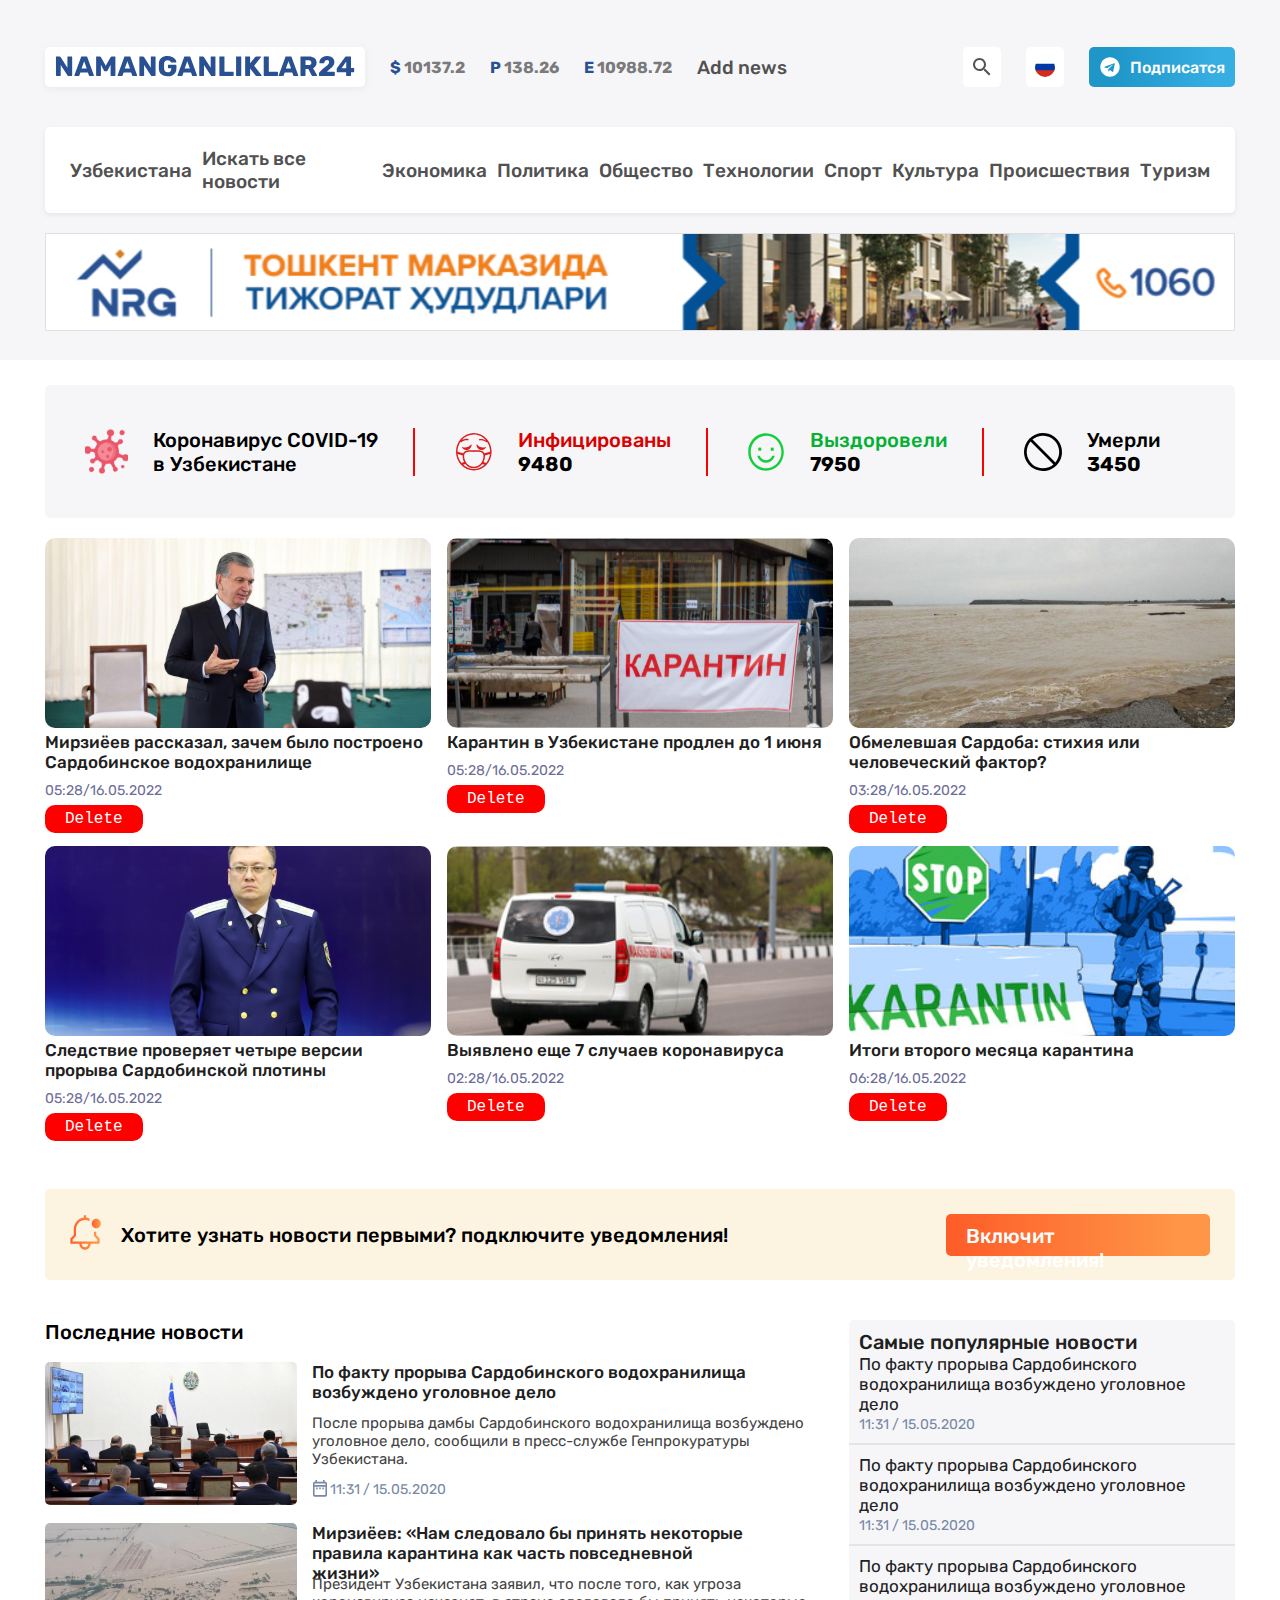
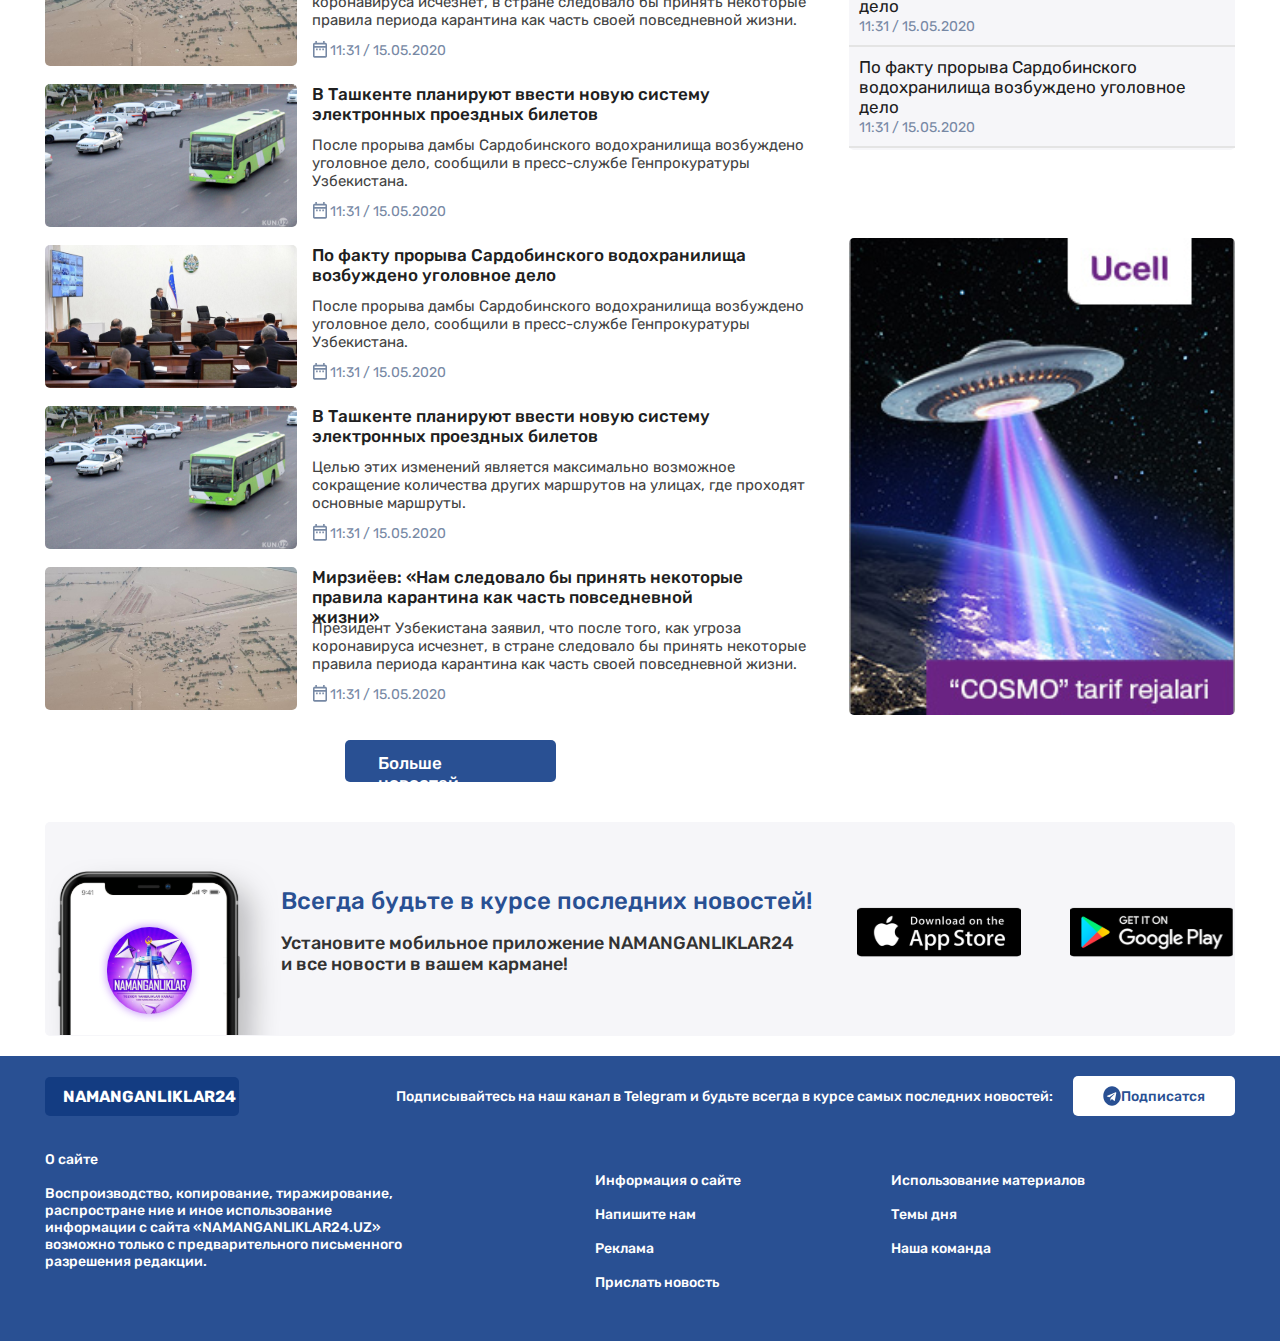
<file: index.html>
<!DOCTYPE html>
<html lang="en">
  <head>
    <meta charset="UTF-8" />
    <meta http-equiv="X-UA-Compatible" content="IE=edge" />
    <meta name="viewport" content="width=device-width, initial-scale=1.0" />

    <link rel="stylesheet" href="./css/style.css" />
    <link rel="preconnect" href="https://fonts.googleapis.com" />
    <link rel="preconnect" href="https://fonts.gstatic.com" crossorigin />
    <link
      href="https://fonts.googleapis.com/css2?family=Roboto:wght@300;400&family=Rubik:wght@300;400&display=swap"
      rel="stylesheet"
    />

    <title>Namanganliklar.com</title>
  </head>
  <body>
    <header class="header">
      <div class="container">
        <div class="logo-toshkent">
          <ul class="logo logo-two">
            <li class="logo-item logo-item-bkg">
              <a href="#" class="link-logo-item">
                <img src="./img/logo24.svg" alt="" class="img-one" />
              </a>
            </li>
            <li class="logo-item">
              <strong class="strong">$</strong>
              10137.2
            </li>
            <li class="logo-item">
              <strong class="strong">P</strong>
              138.26
            </li>
            <li class="logo-item">
              <strong class="strong">E</strong>
              10988.72
            </li>
            <li class="logF">
              <a href="#" class="nav-link">Add news</a>
            </li>
            <div class="bg"></div>
            <form id="form">
              <input type="url" class="search-img" placeholder="Img" />
              <input type="text" class="search-input" placeholder="About" />
              <input type="time" class="search-time" placeholder="time" />
              <input type="date" class="search-date" placeholder="Url" />
              <button id="button" type="submit">submit</button>
            </form>
          </ul>

          <div class="search">
            <a href="#" class="search-btn">
              <img src="./img/search.svg" alt="" class="img-two-se" />
            </a>

            <a href="#" class="ru-btn">
              <img src="./img/ru.svg" alt="" class="img-two-ru" />
            </a>

            <a href="#" class="tg-btn">
              <img src="./img/telegram.svg" alt="" class="img-two-tg" />
              Подписатся
            </a>
          </div>
        </div>

        <nav class="navbar">
          <ul class="nav-list">
            <li class="nav-list-item">
              <a href="#" class="nav-link">Узбекистана</a>
            </li>
            <li class="nav-list-item">
              <a href="search.html" class="nav-link">Искать все новости</a>
            </li>
            <li class="nav-list-item">
              <a href="#" class="nav-link">Экономика</a>
            </li>
            <li class="nav-list-item">
              <a href="about.html" class="nav-link">Политика</a>
            </li>
            <li class="nav-list-item">
              <a href="#" class="nav-link">Общество</a>
            </li>
            <li class="nav-list-item">
              <a href="#" class="nav-link">Технологии</a>
            </li>
            <li class="nav-list-item">
              <a href="#" class="nav-link">Спорт</a>
            </li>
            <li class="nav-list-item">
              <a href="#" class="nav-link">Культура</a>
            </li>
            <li class="nav-list-item">
              <a href="#" class="nav-link">Происшествия</a>
            </li>
            <li class="nav-list-item">
              <a href="#" class="nav-link">Туризм</a>
            </li>
          </ul>
        </nav>
        <img src="./img/nrg.svg" alt="" class="img-six" />
      </div>
    </header>

    <main class="main container">
      <section class="main-section">
        <div class="hero-info">
          <div class="main-section-item">
            <img src="./img/virus.svg" alt="" class="img-seven" />
            <p class="paragraph-carona">
              Коронавирус COVID-19
              <br />
              в Узбекистане
            </p>
          </div>

          <div class="main-section-item">
            <img src="./img/maska.svg" alt="" class="img-seven" />
            <p class="paragraph-carona-red">
              Инфицированы
              <br />
              <strong>9480</strong>
            </p>
          </div>

          <div class="main-section-item">
            <img src="./img/smile.svg" alt="" class="img-seven" />
            <p class="paragraph-carona-green">
              Выздоровели
              <br />
              <strong>7950</strong>
            </p>
          </div>

          <div class="main-section-item">
            <img src="./img/Vector.svg" alt="" class="img-seven" />
            <p class="paragraph-carona-black">
              Умерли
              <br />
              <strong>3450</strong>
            </p>
          </div>
        </div>
      </section>

      <section class="news">
        <div class="object"></div>
      </section>
      <div class="textBg">
        <h3>Ваша информация размещена</h3>
      </div>
      <section class="addvertise">
        <div class="addvertise-item">
          <a href="#" class="bell">
            <img src="./img/bell.svg" alt="" class="img-ten" />
          </a>
          <p class="bell-text">
            Хотите узнать новости первыми? подключите уведомления!
          </p>
        </div>
        <a href="#" class="button button-text"> Включит уведомления! </a>
      </section>

      <section class="finish-news">
        <div class="rite">
          <a href="#" class="finish"> Последние новости </a>
          <br />
          <br />
          <div class="finish-news-section">
            <img src="./img/majlis.svg" alt="" class="img-elewen" />
            <div class="news-items">
              <h5 class="new-finish">
                По факту прорыва Сардобинского водохранилища возбуждено
                уголовное дело
              </h5>
              <p class="news-finish-item">
                После прорыва дамбы Сардобинского водохранилища возбуждено
                уголовное дело, сообщили в пресс-службе Генпрокуратуры
                Узбекистана.
              </p>
              <p class="dete-two">
                <img src="./img/button.svg" alt="" /> 11:31 / 15.05.2020
              </p>
            </div>
          </div>
          <br />
          <div class="finish-news-section">
            <img src="./img/osmon.svg" alt="" class="img-elewen" />
            <div class="news-items">
              <h5 class="new-finish">
                Мирзиёев: «Нам следовало бы принять некоторые правила карантина
                как часть повседневной жизни»
              </h5>
              <p class="news-finish-item">
                Президент Узбекистана заявил, что после того, как угроза
                коронавируса исчезнет, в стране следовало бы принять некоторые
                правила периода карантина как часть своей повседневной жизни.
              </p>
              <p class="dete-two">
                <img src="./img/button.svg" alt="" /> 11:31 / 15.05.2020
              </p>
            </div>
          </div>

          <br />
          <div class="finish-news-section">
            <img src="./img/avtobus.svg" alt="" class="img-elewen" />
            <div class="news-items">
              <h5 class="new-finish">
                В Ташкенте планируют ввести новую систему электронных проездных
                билетов
              </h5>
              <p class="news-finish-item">
                После прорыва дамбы Сардобинского водохранилища возбуждено
                уголовное дело, сообщили в пресс-службе Генпрокуратуры
                Узбекистана.
              </p>
              <p class="dete-two">
                <img src="./img/button.svg" alt="" /> 11:31 / 15.05.2020
              </p>
            </div>
          </div>
          <br />
          <div class="finish-news-section">
            <img src="./img/majlis.svg" alt="" class="img-elewen" />
            <div class="news-items">
              <h5 class="new-finish">
                По факту прорыва Сардобинского водохранилища возбуждено
                уголовное дело
              </h5>
              <p class="news-finish-item">
                После прорыва дамбы Сардобинского водохранилища возбуждено
                уголовное дело, сообщили в пресс-службе Генпрокуратуры
                Узбекистана.
              </p>
              <p class="dete-two">
                <img src="./img/button.svg" alt="" /> 11:31 / 15.05.2020
              </p>
            </div>
          </div>

          <br />
          <div class="finish-news-section">
            <img src="./img/avtobus.svg" alt="" class="img-elewen" />
            <div class="news-items">
              <h5 class="new-finish">
                В Ташкенте планируют ввести новую систему электронных проездных
                билетов
              </h5>
              <p class="news-finish-item">
                Целью этих изменений является максимально возможное сокращение
                количества других маршрутов на улицах, где проходят основные
                маршруты.
              </p>
              <p class="dete-two">
                <img src="./img/button.svg" alt="" /> 11:31 / 15.05.2020
              </p>
            </div>
          </div>
          <br />
          <div class="finish-news-section">
            <img src="./img/osmon.svg" alt="" class="img-elewen" />
            <div class="news-items">
              <h5 class="new-finish">
                Мирзиёев: «Нам следовало бы принять некоторые правила карантина
                как часть повседневной жизни»
              </h5>
              <p class="news-finish-item">
                Президент Узбекистана заявил, что после того, как угроза
                коронавируса исчезнет, в стране следовало бы принять некоторые
                правила периода карантина как часть своей повседневной жизни.
              </p>
              <p class="dete-two">
                <img src="./img/button.svg" alt="" /> 11:31 / 15.05.2020
              </p>
            </div>
          </div>
        </div>
        <div class="left">
          <div class="small-div">
            <h4 class="textt">Cамые популярные новости</h4>
            <p class="textt-items">
              По факту прорыва Сардобинского водохранилища возбуждено уголовное
              дело
            </p>
            <p class="time-six">11:31 / 15.05.2020</p>
          </div>

          <div class="small-div">
            <p class="textt-items">
              По факту прорыва Сардобинского водохранилища возбуждено уголовное
              дело
            </p>
            <p class="time-six">11:31 / 15.05.2020</p>
          </div>

          <div class="small-div">
            <p class="textt-items">
              По факту прорыва Сардобинского водохранилища возбуждено уголовное
              дело
            </p>
            <p class="time-six">11:31 / 15.05.2020</p>
          </div>

          <div class="small-div">
            <p class="textt-items">
              По факту прорыва Сардобинского водохранилища возбуждено уголовное
              дело
            </p>
            <p class="time-six">11:31 / 15.05.2020</p>
          </div>
          <div class="ucell-img">
            <img src="./img/ucell.svg" alt="" class="img-ucell-images" />
          </div>
        </div>
      </section>

      <section class="button-btn">
        <div class="hero-btn">
          <a href="#" class="hero-btn-item">Больше новостей</a>
        </div>
      </section>

      <section class="iphone">
        <div class="img-iphone">
          <img src="./img/iphone.svg" alt="" class="img-iphone" />
        </div>
        <div class="iphone-y">
          <p class="iphone-text">Всегда будьте в курсе последних новостей!</p>
          <br />
          <p class="iphone-text-two">
            Установите мобильное приложение NAMANGANLIKLAR24 и все новости в
            вашем кармане!
          </p>
        </div>
        <div class="app">
          <a href="#" class="apps">
            <img src="./img/appstore.svg" alt="" class="appstore" />
          </a>

          <a href="#" class="apps">
            <img src="./img/google-play.svg" alt="" class="appstore" />
          </a>
        </div>
      </section>
    </main>

    <footer class="footer">
      <section class="top">
        <div class="container">
          <div class="footer-top">
            <a href="#" class="top-item">
              <h1 class="namangan">NAMANGANLIKLAR24</h1>
            </a>
            <div class="top-sec">
              <p class="paragraph-top">
                Подписывайтесь на наш канал в Telegram и будьте всегда в курсе
                самых последних новостей:
              </p>
              <a href="#" class="telegramm-item">
                <img src="./img/telegramm.svg" alt="" class="telegramm tgg" />
                Подписатся
              </a>
            </div>
          </div>

          <div class="about">
            <p class="about">
              О сайте
              <br />
              <br />
              Воспроизводство, копирование, тиражирование, распростране ние и
              иное использование информации с сайта «NAMANGANLIKLAR24.UZ»
              возможно только с предварительного письменного разрешения
              редакции.
            </p>
          </div>

          <div class="about-item">
            <p class="about-items">
              Информация о сайте
              <br />
              <br />
              Напишите нам
              <br />
              <br />
              Реклама
              <br />
              <br />
              Прислать новость
            </p>
            <div class="about-itemm">
              <p class="about-items">
                Использование материалов
                <br />
                <br />
                Темы дня
                <br />
                <br />
                Наша команда
              </p>
            </div>
          </div>
        </div>
      </section>
    </footer>

    <script src="./js/baza.js"></script>
    <!-- <script src="./js/server.js"></script> -->
    <!-- <script src="./js/script2.js"></script> -->
    <script src="./js/script.js"></script>
  </body>
</html>
</file>
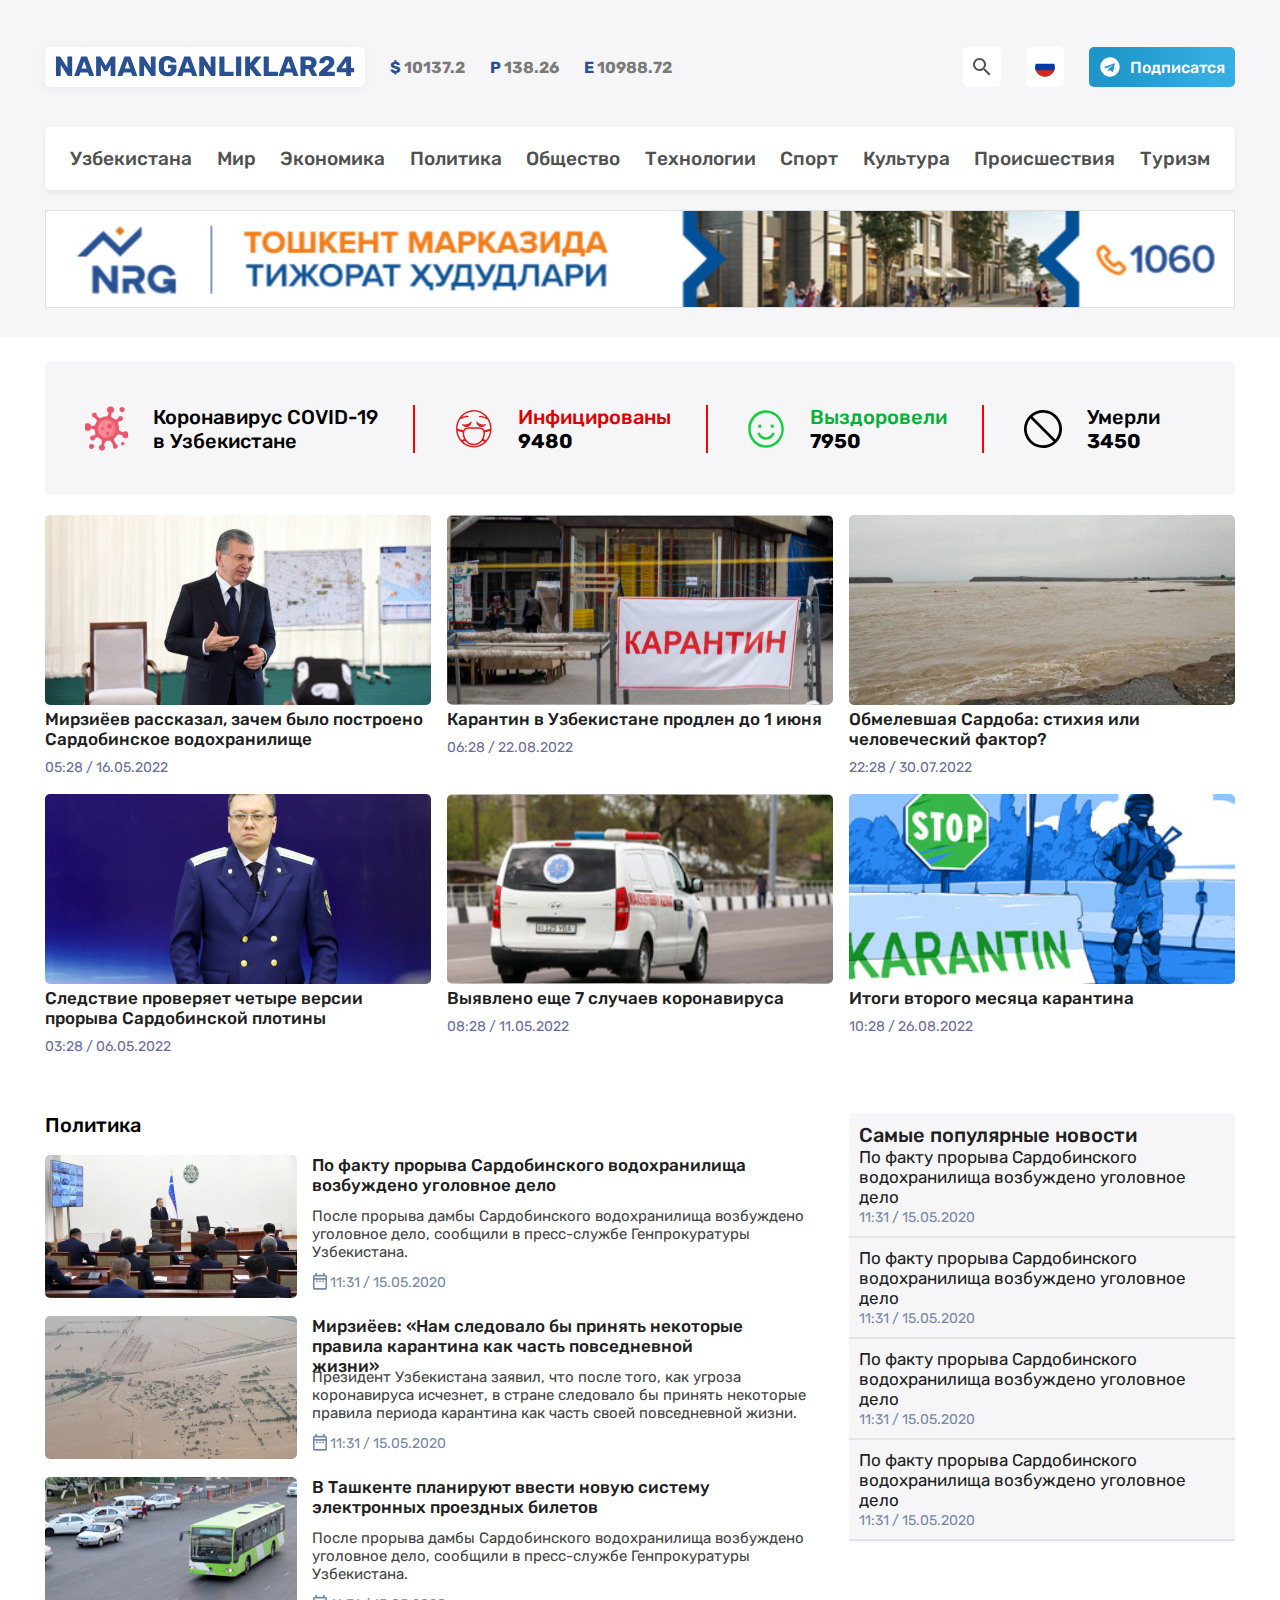
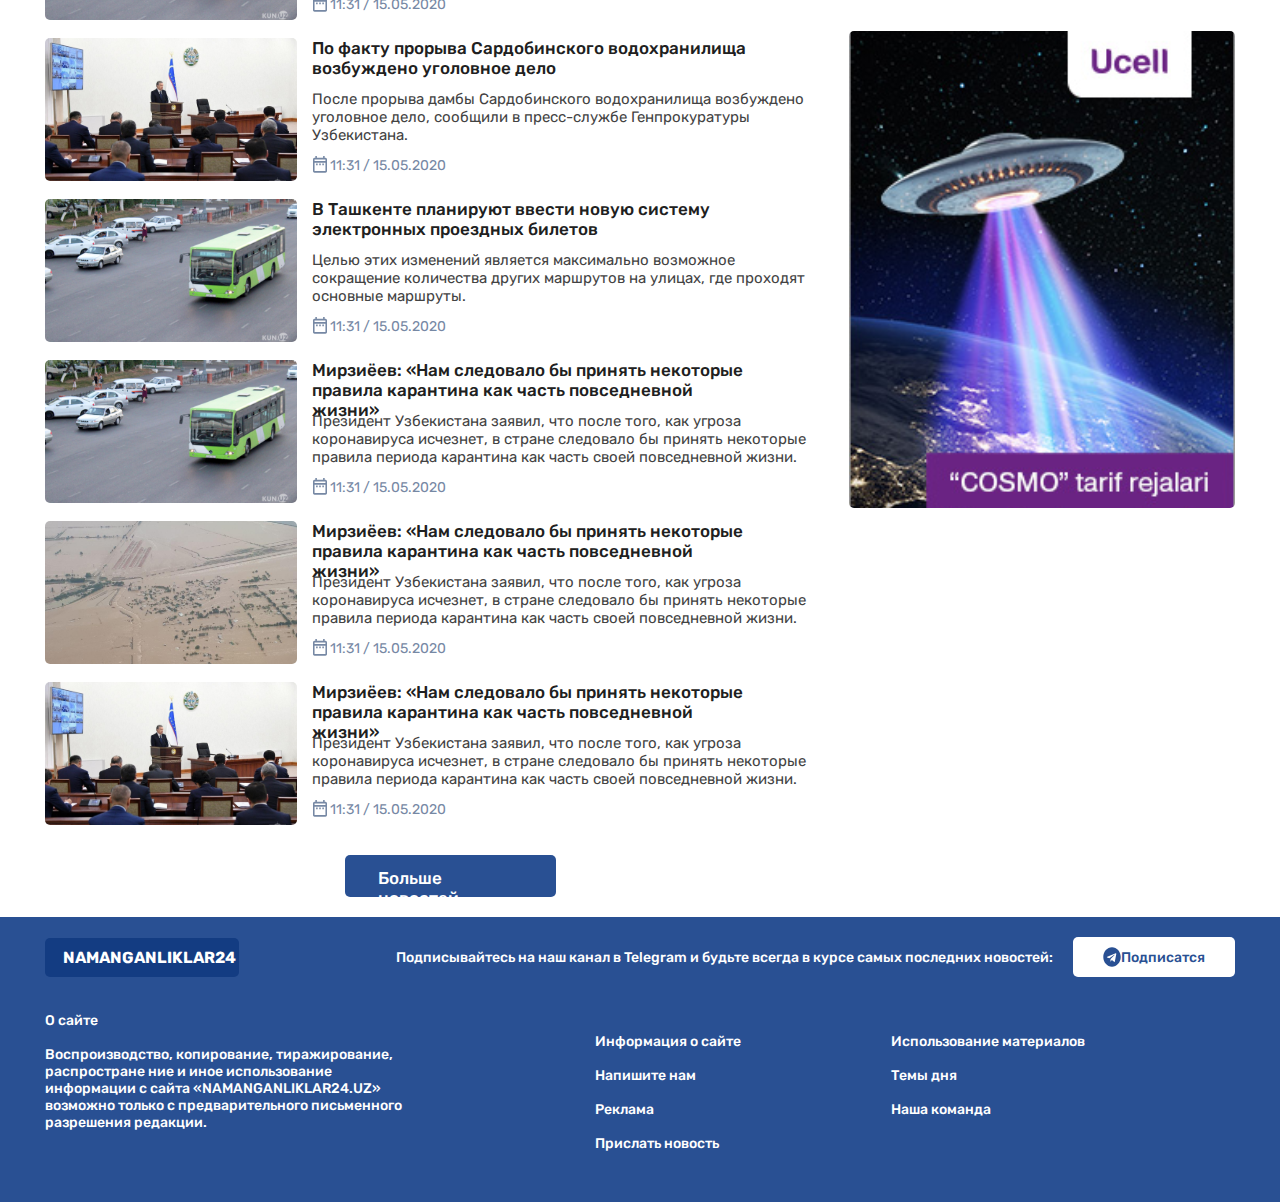
<file: about.html>
<!DOCTYPE html>
<html lang="en">
<head>
    <meta charset="UTF-8">
    <meta http-equiv="X-UA-Compatible" content="IE=edge">
    <meta name="viewport" content="width=device-width, initial-scale=1.0">

    <link rel="stylesheet" href="about.css">
    <link rel="preconnect" href="https://fonts.googleapis.com">
    <link rel="preconnect" href="https://fonts.gstatic.com" crossorigin>
    <link href="https://fonts.googleapis.com/css2?family=Roboto:wght@300;400&family=Rubik:wght@300;400&display=swap" rel="stylesheet">

    <title>Namanganliklar.com</title>

</head>
<body>
    <header class="header">
        <div class="container">
            <div class="logo-toshkent">
                <ul class="logo logo-two">
                    <li class="logo-item logo-item-bkg">
                        <a href="#" class="link-logo-item">
                            <img src="./img/logo24.svg" alt="" class="img-one">
                        </a>
                    </li>
                    <li class="logo-item">
                        <strong class="strong">$</strong>
                        10137.2
                    </li>
                    <li class="logo-item">
                        <strong class="strong">P</strong>
                        138.26
                    </li>
                    <li class="logo-item">
                        <strong class="strong">E</strong>
                        10988.72
                    </li>
                </ul>

                <div class="search">
                    <a href="#" class="search-btn">
                        <img src="./img/search.svg" alt="" class="img-two-se">
                    </a>

                    <a href="#" class="ru-btn">
                        <img src="./img/ru.svg" alt="" class="img-two-ru">
                    </a>

                    <a href="#" class="tg-btn">
                        <img src="./img/telegram.svg" alt="" class="img-two-tg">
                        Подписатся
                    </a>
                </div>
            </div>

            <nav class="navbar">
                        <ul class="nav-list">
                            <li class="nav-list-item">
                                <a href="#" class="nav-link">Узбекистана</a>
                            </li>
                            <li class="nav-list-item">
                                <a href="#" class="nav-link">Мир</a>
                            </li>
                            <li class="nav-list-item">
                                <a href="#" class="nav-link">Экономика</a>
                            </li>
                            <li class="nav-list-item">
                                <a href="index.html" class="nav-link">Политика</a>
                            </li>
                            <li class="nav-list-item">
                                <a href="#" class="nav-link">Общество</a>
                            </li>
                            <li class="nav-list-item">
                                <a href="#" class="nav-link">Технологии</a>
                            </li>
                            <li class="nav-list-item">
                                <a href="#" class="nav-link">Спорт</a>
                            </li>
                            <li class="nav-list-item">
                                <a href="#" class="nav-link">Культура</a>
                            </li>
                            <li class="nav-list-item">
                                <a href="#" class="nav-link">Происшествия</a>
                            </li>
                            <li class="nav-list-item">
                                <a href="#" class="nav-link">Туризм</a>
                            </li>
                        </ul>
                    </nav>
                        <img src="./img/nrg.svg" alt="" class="img-six">
                </div>
       </header>

       <main class="main container">
          <section class="main-section">
            <div class="hero-info">
                <div class="main-section-item">
                    <img src="./img/virus.svg" alt="" class="img-seven">
                    <p class="paragraph-carona">
                        Коронавирус COVID-19
                        <br>
                        в Узбекистане
                    </p>
                </div>
    
                <div class="main-section-item">
                    <img src="./img/maska.svg" alt="" class="img-seven">
                    <p class="paragraph-carona-red">
                        Инфицированы
                        <br>
                        <strong>9480</strong>
                    </p>
                </div>
    
                <div class="main-section-item">
                    <img src="./img/smile.svg" alt="" class="img-seven">
                    <p class="paragraph-carona-green">
                        Выздоровели
                        <br>
                        <strong>7950</strong>
                    </p>
                </div>
    
                <div class="main-section-item">
                    <img src="./img/Vector.svg" alt="" class="img-seven">
                    <p class="paragraph-carona-black">
                        Умерли
                        <br>
                        <strong>3450</strong>
                    </p>
                </div>
            </div>

          </section>

          <section class="news">
            <div class="prezident-img">
                <img src="./img/prezident.svg" alt="" class="img-eight" width="386px" height="190px">
                <p class="prezident-news">
                    Мирзиёев рассказал, зачем было построено 
                    Сардобинское водохранилище
                </p>
                <p class="date">05:28 / 16.05.2022</p>
            </div>

            <div class="prezident-img">
                <img src="./img/karantin.svg" alt="" class="img-eight"  width="386px" height="190px">
                <p class="prezident-news">
                    Карантин в Узбекистане продлен до 1 июня
                </p>
                <p class="date">06:28 / 22.08.2022</p>
            </div>

            <div class="prezident-img">
                <img src="./img/sahro.svg" alt="" class="img-eight"  width="386px" height="190px">
                <p class="prezident-news">
                    Обмелевшая Сардоба: стихия или 
                    человеческий фактор?
                </p>
                <p class="date">22:28 / 30.07.2022</p>
            </div>

            <div class="prezident-img">
                <img src="./img/militsiya.svg" alt="" class="img-eight"  width="386px" height="190px">
                <p class="prezident-news">
                    Следствие проверяет четыре версии 
                    прорыва Сардобинской плотины
                </p>
                <p class="date">03:28 / 06.05.2022</p>
            </div>

            <div class="prezident-img">
                <img src="./img/tez-yordam.svg" alt="" class="img-eight"  width="386px" height="190px">
                <p class="prezident-news">
                    Выявлено еще 7 случаев коронавируса
                </p>
                <p class="date">08:28 / 11.05.2022</p>
            </div>

            <div class="prezident-img">
                <img src="./img/stop-karantin.svg" alt="" class="img-eight"  width="386px" height="190px">
                <p class="prezident-news">
                    Итоги второго месяца карантина
                </p>
                <p class="date">10:28 / 26.08.2022</p>
            </div>

        </section>

        <!-- <section class="addvertise">
            <div class="addvertise-item">
                <a href="#" class="bell">
                    <img src="./img/bell.svg" alt="" class="img-ten">
                </a>
                <p class="bell-text">
                    Хотите узнать новости первыми? подключите уведомления!
                </p>
            </div>
            <a href="#" class="button button-text">
                Включит  уведомления!
            </a>
        </section> -->

        <section class="finish-news">
       <div class="rite">
           <a href="#" class="finish">
            Политика
           </a>
           <br>
           <br>
        <div class="finish-news-section">
            <img src="./img/majlis.svg" alt="" class="img-elewen">
           <div class="news-items">
             <h5 class="new-finish">
                По факту прорыва Сардобинского водохранилища 
                возбуждено уголовное дело
            </h5>
            <p class="news-finish-item">
                После прорыва дамбы Сардобинского водохранилища возбуждено уголовное дело, сообщили в пресс-службе Генпрокуратуры Узбекистана.
            </p>
            <p class="dete-two"> <img src="./img/button.svg" alt=""> 11:31 / 15.05.2020</p>
           </div>
        
       </div>
    <br>
       <div class="finish-news-section">
        <img src="./img/osmon.svg" alt="" class="img-elewen">
       <div class="news-items">
         <h5 class="new-finish">
            Мирзиёев: «Нам следовало бы принять некоторые правила 
            карантина как часть повседневной жизни»            
        </h5>
        <p class="news-finish-item">
            Президент Узбекистана заявил, что после того, как угроза коронавируса исчезнет, в стране следовало бы принять некоторые правила периода карантина как часть своей повседневной жизни.
        </p>
        <p class="dete-two"> <img src="./img/button.svg" alt=""> 11:31 / 15.05.2020</p>
       </div>
    </div>
         
           <br>
           <div class="finish-news-section">
          <img src="./img/avtobus.svg" alt="" class="img-elewen">
          <div class="news-items">
           <h5 class="new-finish">
               В Ташкенте планируют ввести новую систему электронных проездных билетов
           </h5>
          <p class="news-finish-item">
               После прорыва дамбы Сардобинского водохранилища возбуждено уголовное дело, сообщили в пресс-службе Генпрокуратуры Узбекистана.
          </p>
          <p class="dete-two"> <img src="./img/button.svg" alt=""> 11:31 / 15.05.2020</p>
          </div>
      </div>
           <br>
      <div class="finish-news-section">
          <img src="./img/majlis.svg" alt="" class="img-elewen">
          <div class="news-items">
              <h5 class="new-finish">
               По факту прорыва Сардобинского водохранилища 
               возбуждено уголовное дело
          </h5>
          <p class="news-finish-item">
                После прорыва дамбы Сардобинского водохранилища возбуждено уголовное дело, сообщили в пресс-службе Генпрокуратуры Узбекистана.
          </p>
           <p class="dete-two"> <img src="./img/button.svg" alt=""> 11:31 / 15.05.2020</p>
          </div>
      </div>
      
          <br>
      <div class="finish-news-section">
           <img src="./img/avtobus.svg" alt="" class="img-elewen">
          <div class="news-items">
              <h5 class="new-finish">
               В Ташкенте планируют ввести новую систему электронных проездных билетов
          </h5>
          <p class="news-finish-item">
               Целью этих изменений является максимально возможное сокращение количества других маршрутов на улицах, где проходят основные маршруты.
          </p>
          <p class="dete-two"> <img src="./img/button.svg" alt=""> 11:31 / 15.05.2020</p>
          </div>
      </div>
          <br>
      <div class="finish-news-section">
           <img src="./img/avtobus.svg" alt="" class="img-elewen">
            <div class="news-items">
            <h5 class="new-finish">
                Мирзиёев: «Нам следовало бы принять некоторые правила 
               карантина как часть повседневной жизни»        
          </h5>
          <p class="news-finish-item">
              Президент Узбекистана заявил, что после того, как угроза коронавируса исчезнет, в стране следовало бы принять некоторые правила периода карантина как часть своей повседневной жизни.
          </p>
           <p class="dete-two"> <img src="./img/button.svg" alt=""> 11:31 / 15.05.2020</p>
           </div>
      </div>

      <br>
      <div class="finish-news-section">
           <img src="./img/osmon.svg" alt="" class="img-elewen">
            <div class="news-items">
            <h5 class="new-finish">
                Мирзиёев: «Нам следовало бы принять некоторые правила 
               карантина как часть повседневной жизни»        
          </h5>
          <p class="news-finish-item">
              Президент Узбекистана заявил, что после того, как угроза коронавируса исчезнет, в стране следовало бы принять некоторые правила периода карантина как часть своей повседневной жизни.
          </p>
           <p class="dete-two"> <img src="./img/button.svg" alt=""> 11:31 / 15.05.2020</p>
           </div>
      </div>

      <br>
      <div class="finish-news-section">
           <img src="./img/majlis.svg" alt="" class="img-elewen">
            <div class="news-items">
            <h5 class="new-finish">
                Мирзиёев: «Нам следовало бы принять некоторые правила 
               карантина как часть повседневной жизни»        
          </h5>
          <p class="news-finish-item">
              Президент Узбекистана заявил, что после того, как угроза коронавируса исчезнет, в стране следовало бы принять некоторые правила периода карантина как часть своей повседневной жизни.
          </p>
           <p class="dete-two"> <img src="./img/button.svg" alt=""> 11:31 / 15.05.2020</p>
           </div>
      </div>

    </div>
      <div class="left">
        <div class="small-div">
            <h4 class="textt">Cамые популярные новости</h4>
            <p class="textt-items">
                По факту прорыва Сардобинского водохранилища 
                возбуждено уголовное дело
            </p>
            <p class="time-six">11:31 / 15.05.2020</p>
        </div>

        <div class="small-div">
            <p class="textt-items">
                По факту прорыва Сардобинского водохранилища 
                возбуждено уголовное дело
            </p>
            <p class="time-six">11:31 / 15.05.2020</p>
        </div>

        <div class="small-div">
            <p class="textt-items">
                По факту прорыва Сардобинского водохранилища 
                возбуждено уголовное дело
            </p>
            <p class="time-six">11:31 / 15.05.2020</p>
        </div>

        <div class="small-div">
            <p class="textt-items">
                По факту прорыва Сардобинского водохранилища 
                возбуждено уголовное дело
            </p>
            <p class="time-six">11:31 / 15.05.2020</p>
        </div>
        <div class="ucell-img">
            <img src="./img/ucell.svg" alt="" class="img-ucell-images">
          </div>
      </div>

    </section>

    <section class="button-btn">
        <div class="hero-btn">
            <a href="#" class="hero-btn-item">Больше новостей</a>
        </div>
      </section>

      <section class="iphone">
        <!-- <div class="img-iphone">
            <img src="./img/iphone.svg" alt="" class="img-iphone">
        </div>
        <div class="iphone-y">
            <p class="iphone-text">
                Всегда будьте в курсе последних новостей!
            </p>
            <br>
            <p class="iphone-text-two">
                Установите мобильное приложение NAMANGANLIKLAR24
                и все новости в вашем кармане!
            </p>
        </div>
        <div class="app">
           <a href="#" class="apps">
            <img src="./img/appstore.svg" alt="" class="appstore">
           </a>

           <a href="#" class="apps">
            <img src="./img/google-play.svg" alt="" class="appstore">
           </a>
            
        </div> -->
      </section>
   </main>

   <footer class="footer">
    <section class="top">
    <div class="container">
          <div class="footer-top">
            <a href="#" class="top-item">
                <h1 class="namangan">NAMANGANLIKLAR24</h1>
            </a>
            <div class="top-sec">
                <p class="paragraph-top">Подписывайтесь на наш канал в Telegram и будьте всегда в курсе самых последних новостей:</p>
                <a href="#" class="telegramm-item">
                    <img src="./img/telegramm.svg" alt="" class="telegramm tgg">
                    Подписатся
                </a>
             </div>
          </div>

          <div class="about">
            <p class="about">
                О сайте 
                <br>
                <br>
                Воспроизводство, копирование, тиражирование, распростране ние и иное использование информации с сайта «NAMANGANLIKLAR24.UZ» возможно только с предварительного письменного разрешения редакции.                
            </p>
          </div>

          <div class="about-item">
            <p class="about-items">
                Информация о сайте 
                <br> 
                <br>       
                Напишите нам   
                <br>
                <br>      
                Реклама    
                <br> 
                <br>    
                Прислать новость
            </p>
            <div class="about-itemm">
                <p class="about-items">
                    Использование материалов 
                    <br>
                    <br>        
                    Темы дня
                    <br>
                    <br>         
                    Наша команда
                    
                </p>
              </div>
          </div>
      </div>
     </section>
   </footer>

  </body>
</html>
</file>
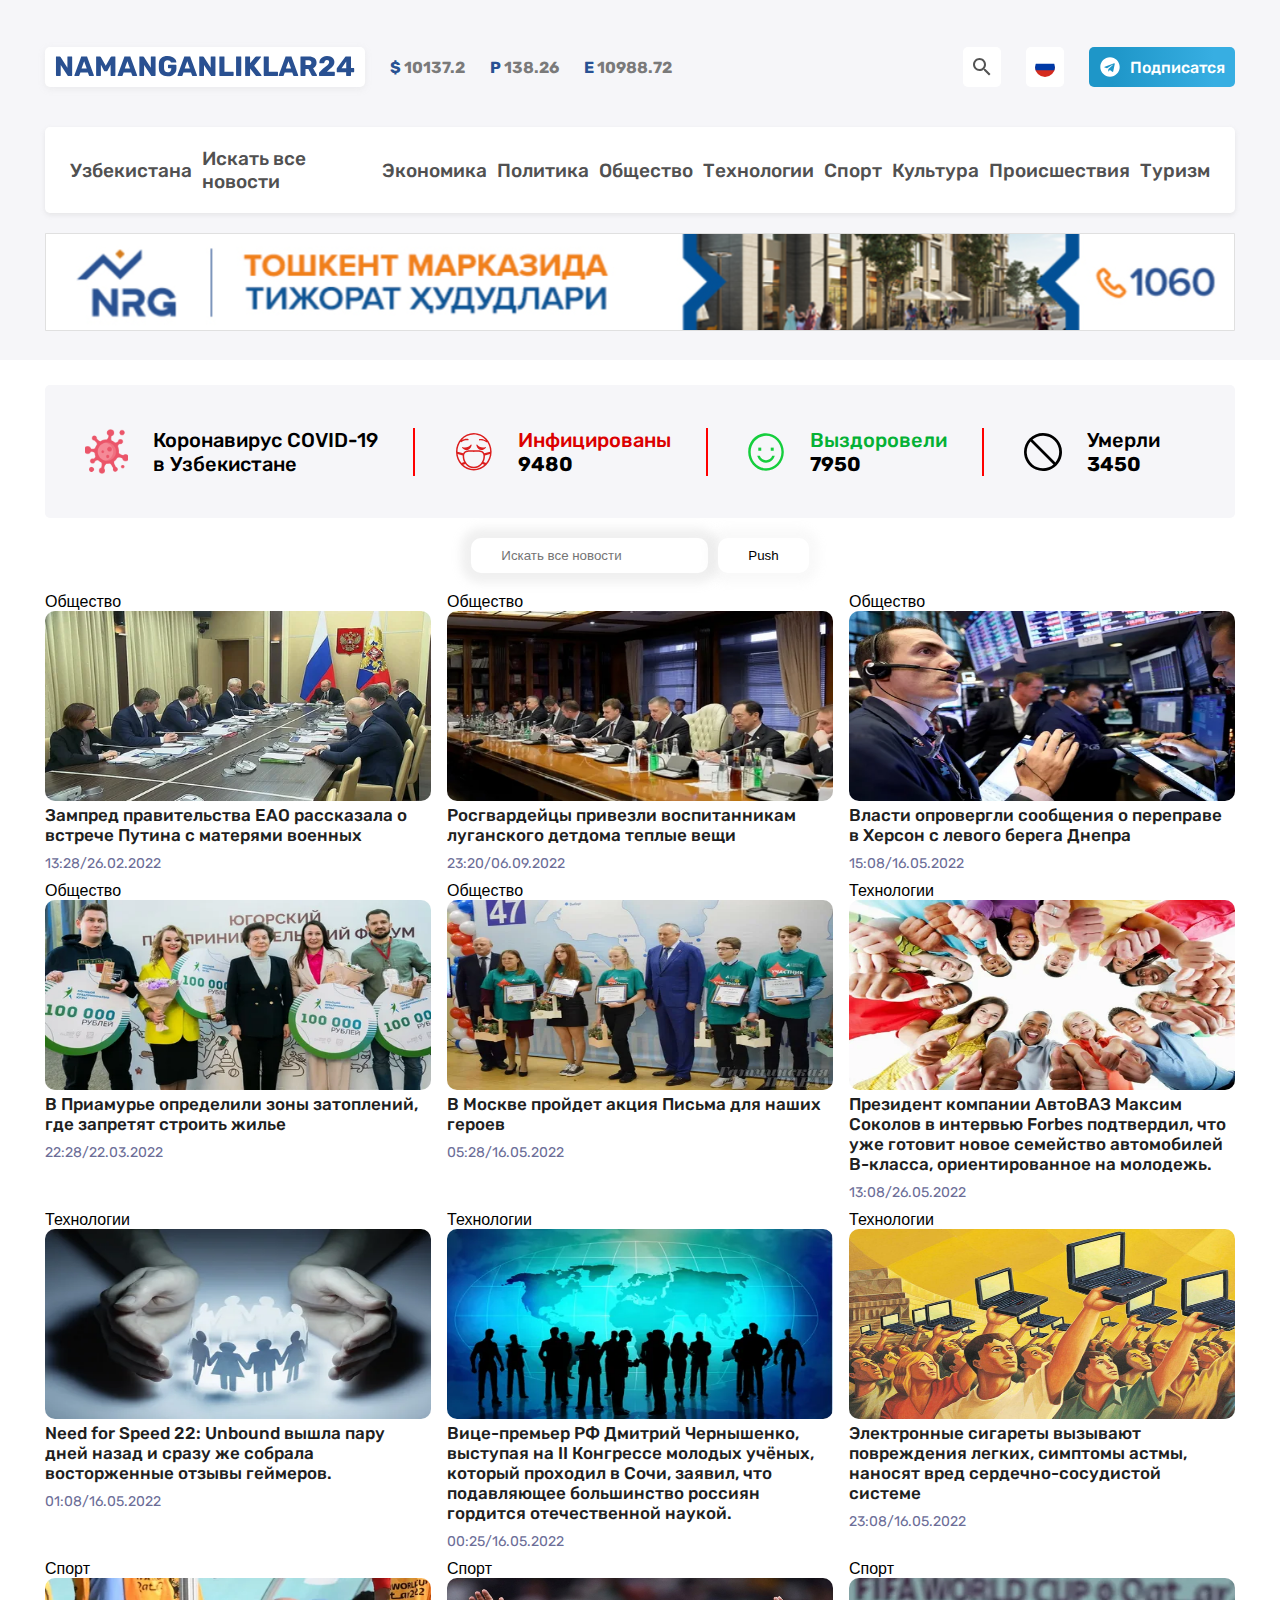
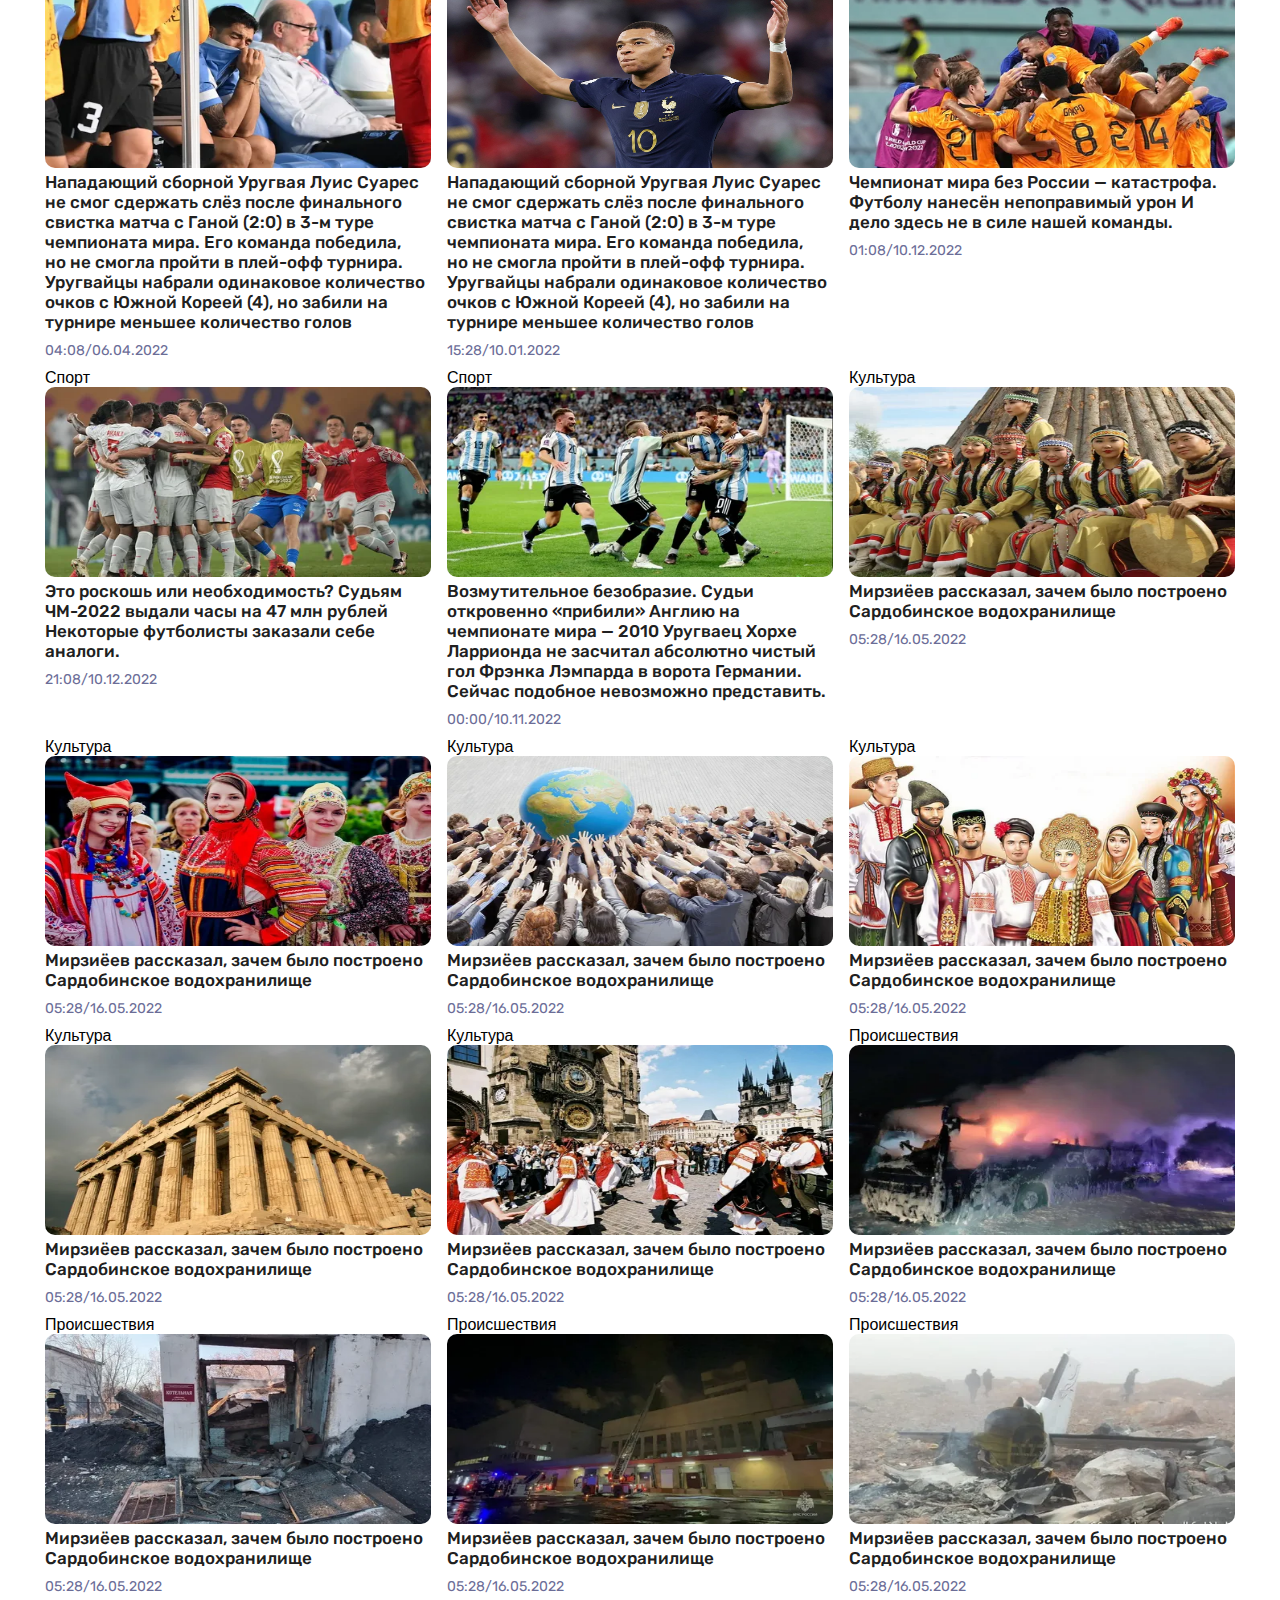
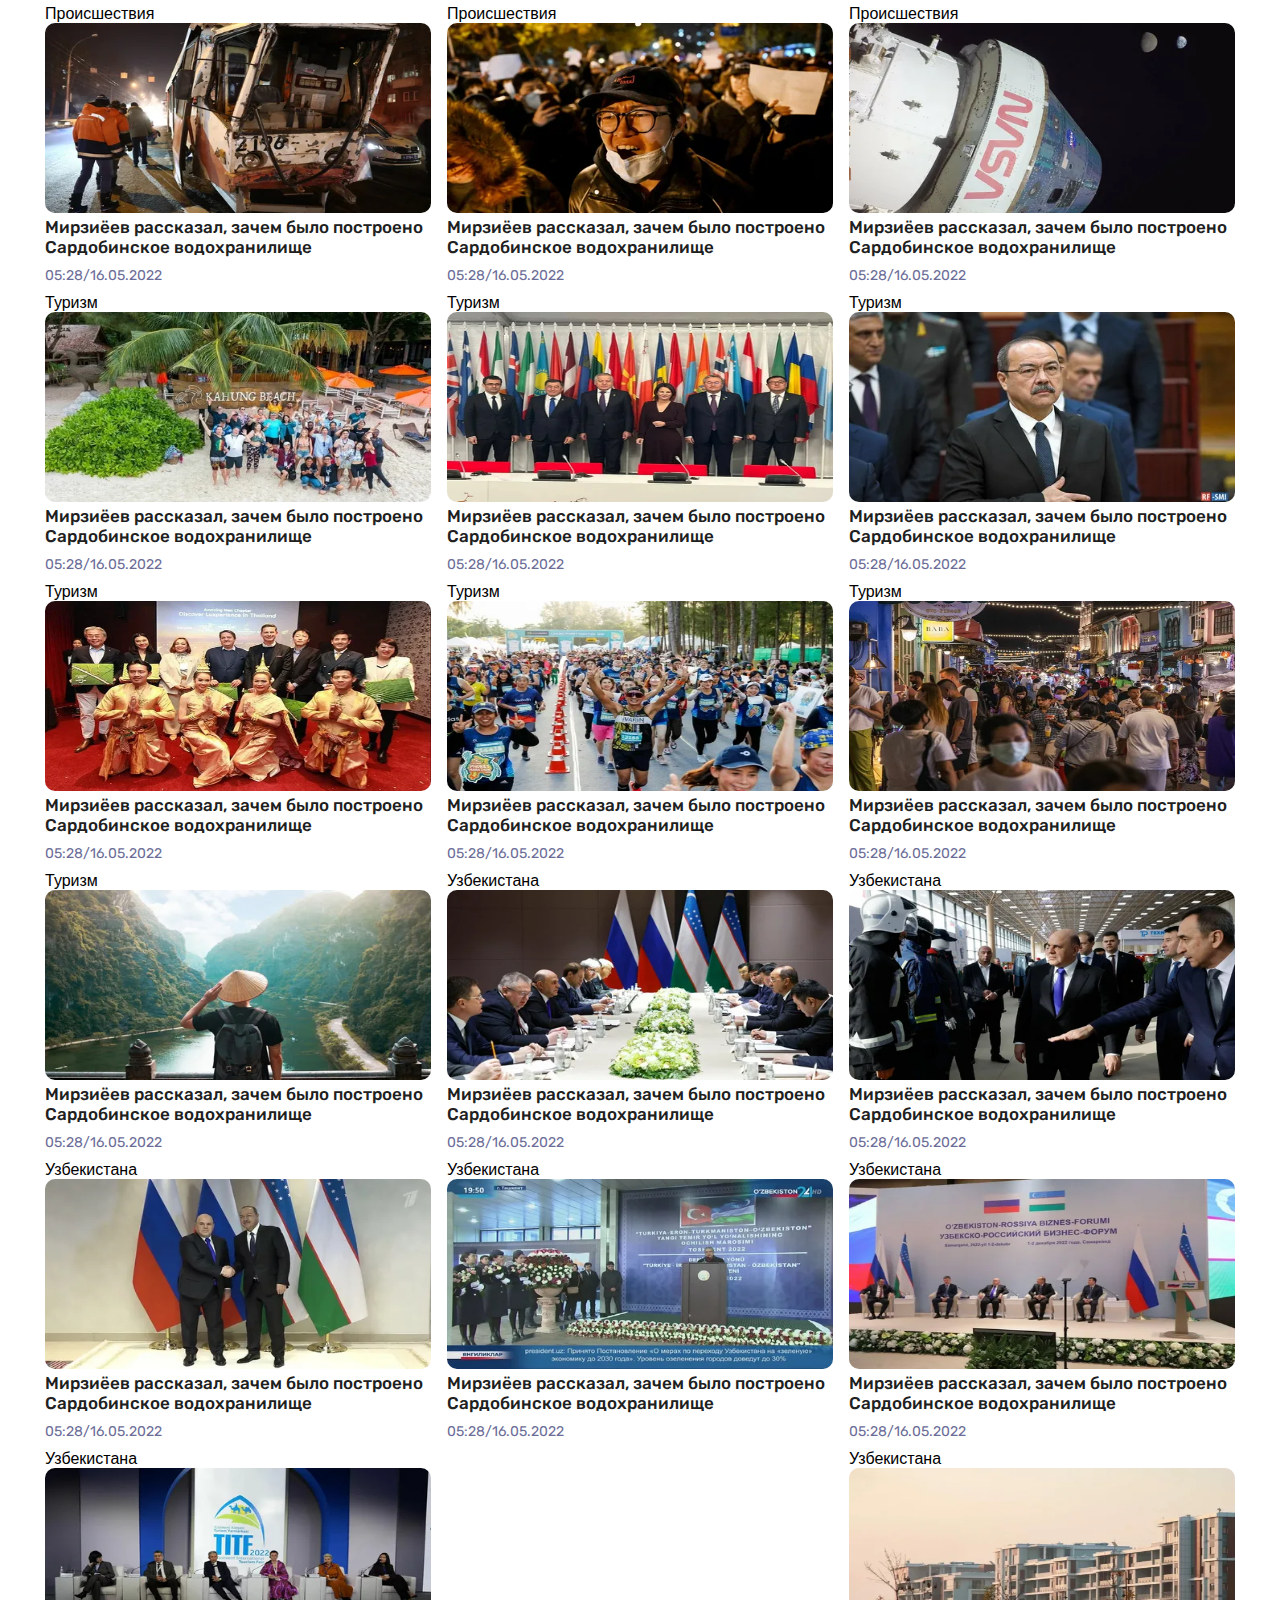
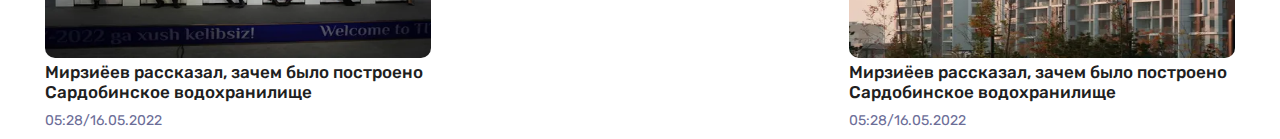
<file: search.html>
<!DOCTYPE html>
<html lang="en">
  <head>
    <meta charset="UTF-8" />
    <meta http-equiv="X-UA-Compatible" content="IE=edge" />
    <meta name="viewport" content="width=device-width, initial-scale=1.0" />

    <link rel="stylesheet" href="./css/style.css" />
    <link rel="preconnect" href="https://fonts.googleapis.com" />
    <link rel="preconnect" href="https://fonts.gstatic.com" crossorigin />
    <link
      href="https://fonts.googleapis.com/css2?family=Roboto:wght@300;400&family=Rubik:wght@300;400&display=swap"
      rel="stylesheet"
    />

    <title>Namanganliklar.com</title>
  </head>
  <body>
    <header class="header">
      <div class="container">
        <div class="logo-toshkent">
          <ul class="logo logo-two">
            <li class="logo-item logo-item-bkg">
              <a href="#" class="link-logo-item">
                <img src="./img/logo24.svg" alt="" class="img-one" />
              </a>
            </li>
            <li class="logo-item">
              <strong class="strong">$</strong>
              10137.2
            </li>
            <li class="logo-item">
              <strong class="strong">P</strong>
              138.26
            </li>
            <li class="logo-item">
              <strong class="strong">E</strong>
              10988.72
            </li>
          </ul>

          <div class="search">
            <a href="#" class="search-btn">
              <img src="./img/search.svg" alt="" class="img-two-se" />
            </a>

            <a href="#" class="ru-btn">
              <img src="./img/ru.svg" alt="" class="img-two-ru" />
            </a>

            <a href="#" class="tg-btn">
              <img src="./img/telegram.svg" alt="" class="img-two-tg" />
              Подписатся
            </a>
          </div>
        </div>

        <nav class="navbar">
          <ul class="nav-list">
            <li class="nav-list-item">
              <a href="#" class="nav-link">Узбекистана</a>
            </li>
            <li class="nav-list-item">
              <a href="index.html" class="nav-link">Искать все новости</a>
            </li>
            <li class="nav-list-item">
              <a href="#" class="nav-link">Экономика</a>
            </li>
            <li class="nav-list-item">
              <a href="about.html" class="nav-link">Политика</a>
            </li>
            <li class="nav-list-item">
              <a href="#" class="nav-link">Общество</a>
            </li>
            <li class="nav-list-item">
              <a href="#" class="nav-link">Технологии</a>
            </li>
            <li class="nav-list-item">
              <a href="#" class="nav-link">Спорт</a>
            </li>
            <li class="nav-list-item">
              <a href="#" class="nav-link">Культура</a>
            </li>
            <li class="nav-list-item">
              <a href="#" class="nav-link">Происшествия</a>
            </li>
            <li class="nav-list-item">
              <a href="#" class="nav-link">Туризм</a>
            </li>
          </ul>
        </nav>
        <img src="./img/nrg.svg" alt="" class="img-six" />
      </div>
    </header>
    <!-- main -->
    <main class="main">
      <div class="container">
        <section class="main-section">
          <div class="hero-info">
            <div class="main-section-item">
              <img src="./img/virus.svg" alt="" class="img-seven" />
              <p class="paragraph-carona">
                Коронавирус COVID-19
                <br />
                в Узбекистане
              </p>
            </div>

            <div class="main-section-item">
              <img src="./img/maska.svg" alt="" class="img-seven" />
              <p class="paragraph-carona-red">
                Инфицированы
                <br />
                <strong>9480</strong>
              </p>
            </div>

            <div class="main-section-item">
              <img src="./img/smile.svg" alt="" class="img-seven" />
              <p class="paragraph-carona-green">
                Выздоровели
                <br />
                <strong>7950</strong>
              </p>
            </div>

            <div class="main-section-item">
              <img src="./img/Vector.svg" alt="" class="img-seven" />
              <p class="paragraph-carona-black">
                Умерли
                <br />
                <strong>3450</strong>
              </p>
            </div>
          </div>
        </section>
        <!-- section-object -->
        <section class="obj">
          <form id="form1">
            <input type="search" placeholder="Искать все новости" id="news" />
            <button type="submit" id="btn">Push</button>
          </form>
          <div class="object2"></div>
        </section>
      </div>
    </main>

    <script src="./js/server.js"></script>
    <!-- <script src="js/baza.js"></script> -->
    <!-- <script src="./js/script.js"></script> -->
    <script src="./js/script2.js"></script>
  </body>
</html>
</file>
<file: css/style.css>
* {
  margin: 0;
  padding: 0;
  box-sizing: border-box;
}

body {
  font-family: "Gill Sans", "Gill Sans MT", Calibri, "Trebuchet MS", sans-serif;
}

.header {
  background-color: #f6f6f9;
}

.container {
  max-width: 1220px;
  width: 100%;
  margin: 0 auto;
  padding: 0 15px;
}

.logo {
  display: flex;
  align-items: center;
  list-style-type: none;
}

.logo-two {
  gap: 25px;
}

.link-logo-item {
  text-decoration: none;
}

.logo-item-bkg {
  display: flex;
  align-items: center;
  justify-content: center;
  width: 320px;
  height: 40px;
  background: #fff;
  box-shadow: 0px 2px 6px rgba(202, 202, 202, 0.25);
  border-radius: 5px;
  padding-top: 3px;
}

.logo-toshkent {
  display: flex;
  align-items: center;
  justify-content: space-between;
  padding-top: 47px;
}

.ru {
  text-decoration: none;
  display: flex;
  align-items: center;
}

.search {
  display: flex;
  align-items: center;
  gap: 25px;
}

.strong {
  width: 258px;
  height: 21px;
  font-family: "Rubik";
  font-style: normal;
  font-weight: 700;
  font-size: 16px;
  line-height: 19px;
  color: #285193;
}

.logo-item {
  color: #7a7a7a;
  font-family: "Rubik";
  font-style: normal;
  font-weight: 700;
  font-size: 16px;
  line-height: 19px;
}

.search-btn {
  display: flex;
  align-items: center;
  justify-content: center;
  width: 38.1px;
  height: 40px;
  background: #ffffff;
  border-radius: 5px;
}

.ru-btn {
  display: flex;
  align-items: center;
  justify-content: center;
  width: 38.1px;
  height: 40px;
  background: #ffffff;
  border-radius: 5px;
}

.tg-btn {
  display: flex;
  align-items: center;
  justify-content: center;
  width: 146px;
  height: 40px;
  background: linear-gradient(90deg, #1e96c8 15.07%, #37aee2 85.96%);
  border-radius: 5px;
  text-decoration: none;
  font-family: "Rubik";
  font-style: normal;
  font-weight: 500;
  font-size: 16px;
  line-height: 19px;
  color: #ffffff;
  gap: 10px;
}

.navbar {
  padding-top: 40px;
}

.nav-list {
  list-style-type: none;
  display: flex;
  align-items: center;
  justify-content: space-between;
  padding: 20px 25px;
  background: #ffffff;
  box-shadow: 0px 2px 5px rgba(159, 159, 159, 0.19);
  border-radius: 5px;
  gap: 10px;
}

.nav-link {
  text-decoration: none;
  font-family: "Rubik";
  font-style: normal;
  font-weight: 500;
  font-size: 19px;
  line-height: 23px;
  color: #515151;
}

.img-six {
  width: 100%;
  padding-top: 20px;
  padding-bottom: 25px;
}

.main-section {
  display: flex;
  align-items: center;
  justify-content: space-between;
}

.paragraph-carona {
  font-family: "Rubik";
  font-style: normal;
  font-weight: 500;
  font-size: 20px;
  line-height: 24px;
  color: #000000;
  padding-left: 25px;
  margin-right: 35px;
}

.paragraph-carona-red {
  font-family: "Rubik";
  font-style: normal;
  font-weight: 500;
  font-size: 20px;
  line-height: 24px;
  color: #db0000;
  padding-left: 25px;
  margin-right: 35px;
}

.paragraph-carona-green {
  font-family: "Rubik";
  font-style: normal;
  font-weight: 500;
  font-size: 20px;
  line-height: 24px;
  color: #05b135;
  padding-left: 25px;
  margin-right: 35px;
}

.paragraph-carona-black {
  font-family: "Rubik";
  font-style: normal;
  font-weight: 500;
  font-size: 20px;
  line-height: 24px;
  color: #000000;
  padding-left: 25px;
  margin-right: 35px;
}

.main-section-item {
  display: flex;
  align-items: center;
  justify-content: center;
  border-right: 2px solid red;
}

.hero-info {
  width: 100%;
  display: flex;
  align-items: center;
  justify-content: space-evenly;
  height: 133px;
  background: #f6f6f9;
  border-radius: 5px;
  margin-top: 25px;
  margin-bottom: 20px;
}

.main-section-item:last-child {
  border: none;
}

strong {
  color: #000000;
}

.news {
  display: flex;
  flex-wrap: wrap;
  align-items: baseline;
  justify-content: space-between;
  margin-bottom: 35px;
}

.prezident-news {
  width: 380px;
  font-family: "Rubik";
  font-style: normal;
  font-weight: 500;
  font-size: 17px;
  line-height: 20px;
  color: #202020;
  margin-bottom: 10px;
  display: flex;
  align-items: baseline;
}

.prezident-img {
  margin-bottom: 18px;
}

.date {
  font-family: "Rubik";
  font-style: normal;
  font-weight: 400;
  font-size: 14px;
  line-height: 17px;
  color: #6b6d97;
}

.addvertise {
  display: flex;
  align-items: center;
  justify-content: space-between;
  width: 100%;
  height: 91px;
  background: rgba(239, 186, 84, 0.18);
  border-radius: 5px;
}

.addvertise-item {
  display: flex;
  align-items: center;
  justify-content: space-between;
  margin-left: 25px;
  gap: 20px;
}

.button {
  margin-right: 25px;
  width: 264px;
  height: 42px;
  background: linear-gradient(
    90deg,
    #fe5c28 0%,
    rgba(255, 139, 54, 0.9) 88.43%
  );
  border-radius: 5px;
  text-decoration: none;
}

.bell-text {
  font-family: "Rubik";
  font-style: normal;
  font-weight: 500;
  font-size: 20px;
  line-height: 24px;
  color: #000000;
}

.button-text {
  font-family: "Rubik";
  font-style: normal;
  font-weight: 500;
  font-size: 20px;
  line-height: 24px;
  color: #ffffff;
  padding: 10px 20px;
}

.finish-news {
  margin-top: 40px;
  display: flex;
  justify-content: space-between;
}

.new-finish {
  font-family: "Rubik";
  font-style: normal;
  font-weight: 500;
  font-size: 17px;
  line-height: 20px;
  color: #202020;
  width: 434px;
  height: 42px;
}

.news-finish-item {
  width: 512px;
  height: 55px;
  font-family: "Rubik";
  font-style: normal;
  font-weight: 400;
  font-size: 15px;
  line-height: 18px;
  color: #434343;
}

.finish-news-section {
  display: flex;
}

.new-finish {
  width: 434px;
  height: 42px;
  font-family: "Rubik";
  font-style: normal;
  font-weight: 500;
  font-size: 17px;
  line-height: 20px;
  color: #202020;
  margin-bottom: 10px;
}

.dete-two {
  font-family: "Rubik";
  font-style: normal;
  font-weight: 400;
  font-size: 14px;
  line-height: 17px;
  color: #7688a4;
  margin-top: 10px;
  display: flex;
  align-items: center;
}

.news-items {
  margin-left: 15px;
}

.finish {
  font-family: "Rubik";
  font-style: normal;
  font-weight: 500;
  font-size: 20px;
  line-height: 24px;
  color: #000000;
  text-decoration: none;
}

.button-btn {
  display: flex;
  align-items: center;
  margin-left: 300px;
  margin-top: 30px;
}

.hero-btn {
  width: 211px;
  height: 42px;
  background: #295093;
  border-radius: 5px;
  padding: 13px 33px;
}

.hero-btn-item {
  font-family: "Rubik";
  font-style: normal;
  font-weight: 500;
  font-size: 17px;
  line-height: 20px;
  color: #ffffff;
  text-decoration: none;
}

.textt {
  font-family: "Rubik";
  font-style: normal;
  font-weight: 500;
  font-size: 20px;
  line-height: 24px;
  color: #202020;
}

.textt-items {
  width: 347px;
  height: 62px;
  font-family: "Rubik";
  font-style: normal;
  font-weight: 400;
  font-size: 17px;
  line-height: 20px;
  color: #202020;
}

.time-six {
  font-family: "Rubik";
  font-style: normal;
  font-weight: 400;
  font-size: 14px;
  line-height: 17px;
  color: #7688a4;
}

.left {
  width: 386px;
  height: 430px;
  background: #f6f6f9;
  border-radius: 5px;
}

.textt {
  font-family: "Rubik";
  font-style: normal;
  font-weight: 500;
  font-size: 20px;
  line-height: 24px;
  color: #202020;
}

.time-six {
  font-family: "Rubik";
  font-style: normal;
  font-weight: 400;
  font-size: 14px;
  line-height: 17px;
  color: #7688a4;
}

.small-div {
  border-bottom: 2px solid #e4e4e4;
  padding: 10px;
}

.small-div:last-child {
  border: none;
}

.img-ucell-images {
  margin-top: 90px;
}

.iphone {
  width: 100%;
  height: 214px;
  background: #f6f6f9;
  border-radius: 5px;
  display: flex;
  margin-top: 40px;
}

.img-iphone {
  margin-top: 18px;
}

.iphone-text {
  font-family: "Rubik";
  font-style: normal;
  font-weight: 500;
  font-size: 24px;
  line-height: 28px;
  color: #295093;
  display: flex;
  margin-top: 65px;
}

.iphone-text-two {
  width: 515px;
  height: 44px;
  font-family: "Rubik";
  font-style: normal;
  font-weight: 500;
  font-size: 18px;
  line-height: 21px;
  color: #333333;
}

.apps {
  text-decoration: none;
}

.appstore {
  margin-top: 85px;
  margin-left: 45px;
}

.namangan {
  font-family: "Rubik";
  font-style: normal;
  font-weight: 700;
  font-size: 16px;
  line-height: 19px;
  color: #fff;
  padding: 10px;
  display: flex;
  align-items: center;
  padding: 10px;
}

.footer {
  background: #295093;
  width: 100%;
  margin-top: 20px;
}

.top {
  display: flex;
  justify-content: space-between;
  padding-bottom: 50px;
}

.top-item {
  text-decoration: none;
  background: #133c82;
  border-radius: 5px;
  transform: matrix(1, 0, 0, 1, 0, 0);
  width: 194px;
  padding: 0 8px;
  display: flex;
  align-items: center;
}

.footer-top {
  display: flex;
  align-items: center;
  justify-content: space-between;
  padding-top: 20px;
}

.top-sec {
  display: flex;
  align-items: center;
  justify-content: space-between;
}

.paragraph-top {
  font-family: "Rubik";
  font-style: normal;
  font-weight: 500;
  font-size: 14px;
  line-height: 17px;
  color: #ffffff;
}

.telegramm-item {
  display: flex;
  align-items: center;
  justify-content: space-evenly;
  text-decoration: none;
  background: #ffffff;
  border-radius: 5px;
  margin-left: 20px;
  font-family: "Rubik";
  font-style: normal;
  font-weight: 500;
  font-size: 14px;
  line-height: 17px;
  color: #295093;
  padding: 10px 30px;
}

.about {
  width: 365px;
  height: 121px;
  font-family: "Rubik";
  font-style: normal;
  font-weight: 500;
  font-size: 14px;
  line-height: 17px;
  color: #ffffff;
  margin-top: 35px;
}

.about-items {
  font-family: "Rubik";
  font-style: normal;
  font-weight: 500;
  font-size: 14px;
  line-height: 17px;
  color: #ffffff;
  margin-left: 400px;
}

.about-item {
  display: flex;
  justify-content: space-evenly;
}

.about-items {
  margin-top: -100px;
}

.about-itemmm {
  display: flex;
  justify-content: space-evenly;
}

.about-itemm {
  margin-left: -400px;
}

#form {
  position: absolute;
  top: 300px;
  left: 40%;
  background-color: rgba(159, 159, 159, 0.47);
  border-radius: 10px;
  padding: 50px;
  display: flex;
  flex-direction: column;
  gap: 20px;
  transition: all 0.5s ease;
  transform: translateY(-250%);
  z-index: 50;
}

input {
  border-radius: 10px;
  border: none;
  padding: 10px 30px;
  box-shadow: rgba(202, 202, 202, 0.278) 0px 0px 10px 10px;
}

button {
  border-radius: 10px;
  border: none;
  padding: 10px 8px;
  box-shadow: rgba(202, 202, 202, 0.121) 0px 0px 10px 10px;
  cursor: pointer;
}

.bg {
  position: fixed;
  display: none;
  width: 100%;
  height: 100%;
  top: 0;
  left: 0;
  bottom: 0;
  background-color: rgba(159, 159, 159, 0.284);
}

.object {
  display: flex;
  justify-content: space-between;
  flex-wrap: wrap;
}

.img-eight {
  width: 386px;
  height: 190px;
  border-radius: 10px;
  position: relative;
}

.textBg {
  position: fixed;
  z-index: 15;
  top: 770px;
  left: 100px;
  background-color: green;
  border-radius: 10px;
  padding: 10px 20px;
  width: 300px;
  transition: all 0.5s ease;
  transform: translateX(-200%);
}

.textBg h3 {
  color: #fff;
  font-family: "Gill Sans", "Gill Sans MT", Calibri, "Trebuchet MS", sans-serif;
}

.bgB {
  text-decoration: none;
  font-family: "Courier New", Courier, monospace;
  background-color: red;
  border-radius: 10px;
  padding: 5px 20px;
  margin-top: 50px;
  margin-bottom: 20px;
  color: #fff;
}

.date {
  margin-bottom: 10px;
}

.object2 {
  display: flex;
  flex-wrap: wrap;
  justify-content: space-between;
}

#form1 {
  display: flex;
  align-items: center;
  justify-content: center;
  gap: 10px;
  margin-bottom: 20px;
}

#btn {
  background-color: #fff;
  padding: 10px 30px;
}
</file>
<file: about.css>
*{
    margin: 0;
    padding: 0;
    box-sizing: border-box;
}

.header{
    background-color: #F6F6F9;
} 

.container{
    max-width: 1220px;
    width: 100%;
    margin: 0 auto;
    padding: 0 15px;
}

.logo{
    display: flex;
    align-items: center;
    list-style-type: none;
}

.logo-two{
    gap: 25px;
}

.link-logo-item{
    text-decoration: none;
}

.logo-item-bkg{
    display: flex;
    align-items: center;
    justify-content: center;
    width: 320px;
    height: 40px;
    background: #fff;
    box-shadow: 0px 2px 6px rgba(202, 202, 202, 0.25);
    border-radius: 5px;
    padding-top: 3px;
}

.logo-toshkent{
    display: flex;
    align-items: center;
    justify-content: space-between;
    padding-top: 47px;
}

.ru{
    text-decoration: none;
    display: flex;
    align-items: center;
}

.search{
    display: flex;
    align-items: center;
    gap: 25px;
}

.strong{
    width: 258px;
    height: 21px;
    font-family: 'Rubik';
    font-style: normal;
    font-weight: 700;
    font-size: 16px;
    line-height: 19px;
    color: #285193;
}

.logo-item{
    color: #7A7A7A;
    font-family: 'Rubik';
    font-style: normal;
    font-weight: 700;
    font-size: 16px;
    line-height: 19px;
}

.search-btn{
    display: flex;
    align-items: center;
    justify-content: center;
    width: 38.1px;
    height: 40px;
    background: #FFFFFF;
    border-radius: 5px;
}

.ru-btn{
    display: flex;
    align-items: center;
    justify-content: center;
    width: 38.1px;
    height: 40px;
    background: #FFFFFF;
    border-radius: 5px;
}

.tg-btn{
    display: flex;
    align-items: center;
    justify-content: center;
    width: 146px;
    height: 40px;
    background: linear-gradient(90deg, #1E96C8 15.07%, #37AEE2 85.96%);
    border-radius: 5px;
    text-decoration: none;
    font-family: 'Rubik';
    font-style: normal;
    font-weight: 500;
    font-size: 16px;
    line-height: 19px;
    color: #FFFFFF;
    gap: 10px;
}

.navbar{
    padding-top: 40px;
}

.nav-list{
    list-style-type: none;
    display: flex;
    align-items: center;
    justify-content: space-between;
    padding: 20px 25px;
    background: #FFFFFF;
    box-shadow: 0px 2px 5px rgba(159, 159, 159, 0.19);
    border-radius: 5px;
}

.nav-link{
    text-decoration: none;
    font-family: 'Rubik';
    font-style: normal;
    font-weight: 500;
    font-size: 19px;
    line-height: 23px;
    color: #515151;
}

.img-six{
    width: 100%;
    padding-top: 20px;
    padding-bottom: 25px;
}

.main-section{
    display: flex;
    align-items: center;
    justify-content: space-between;
}

.paragraph-carona{
    font-family: 'Rubik';
    font-style: normal;
    font-weight: 500;
    font-size: 20px;
    line-height: 24px;
    color: #000000;
    padding-left: 25px;
    margin-right: 35px;
}

.paragraph-carona-red{
    font-family: 'Rubik';
    font-style: normal;
    font-weight: 500;
    font-size: 20px;
    line-height: 24px;
    color: #DB0000;
    padding-left: 25px;
    margin-right: 35px;
}

.paragraph-carona-green{
    font-family: 'Rubik';
    font-style: normal;
    font-weight: 500;
    font-size: 20px;
    line-height: 24px;
    color: #05B135;
    padding-left: 25px;
    margin-right: 35px;
}

.paragraph-carona-black{
    font-family: 'Rubik';
    font-style: normal;
    font-weight: 500;
    font-size: 20px;
    line-height: 24px;
    color: #000000;
    padding-left: 25px;
    margin-right: 35px;
}

.main-section-item{
    display: flex;
    align-items: center;
    justify-content: center;
    border-right: 2px solid red;
}

.hero-info{
    width: 100%;
    display: flex;
    align-items: center;
    justify-content: space-evenly;
    height: 133px;
    background: #F6F6F9;
    border-radius: 5px;
    margin-top: 25px;
    margin-bottom: 20px;
}

.main-section-item:last-child{
    border: none;
}

strong{
    color: #000000;
}

.news{
    display: flex;
    flex-wrap: wrap;
    align-items: baseline;
    justify-content: space-between;
    margin-bottom: 35px;
}

.prezident-news{
    width: 380px;
    font-family: 'Rubik';
    font-style: normal;
    font-weight: 500;
    font-size: 17px;
    line-height: 20px;
    color: #202020;
    margin-bottom: 10px;
    display: flex;
    align-items: baseline;
}

.prezident-img{
    margin-bottom: 18px;
}

.date{
    font-family: 'Rubik';
    font-style: normal;
    font-weight: 400;
    font-size: 14px;
    line-height: 17px;
    color: #6B6D97;
}

.addvertise{
    display: flex;
    align-items: center;
    justify-content: space-between;
    width: 100%;
    height: 91px;
    background: rgba(239, 186, 84, 0.18);
    border-radius: 5px;
}

.addvertise-item{
    display: flex;
    align-items: center;
    justify-content: space-between;
    margin-left: 25px;
    gap: 20px;
}

.button{
    margin-right: 25px;
    width: 264px;
    height: 42px;
    background: linear-gradient(90deg, #FE5C28 0%, rgba(255, 139, 54, 0.9) 88.43%);
    border-radius: 5px;
    text-decoration: none;
}

.bell-text{
    font-family: 'Rubik';
    font-style: normal;
    font-weight: 500;
    font-size: 20px;
    line-height: 24px;
    color: #000000;
}

.button-text{
    font-family: 'Rubik';
    font-style: normal;
    font-weight: 500;
    font-size: 20px;
    line-height: 24px;
    color: #FFFFFF;
    padding: 10px 20px;
}

.finish-news{
    margin-top: 40px;
    display: flex;
    justify-content: space-between;
}

.new-finish{
    font-family: 'Rubik';
    font-style: normal;
    font-weight: 500;
    font-size: 17px;
    line-height: 20px;
    color: #202020;
    width: 434px;
    height: 42px;
}

.news-finish-item{
    width: 512px;
    height: 55px;
    font-family: 'Rubik';
    font-style: normal;
    font-weight: 400;
    font-size: 15px;
    line-height: 18px;
    color: #434343;
}

.finish-news-section{
    display: flex;
}

.new-finish{
    width: 434px;
    height: 42px;
    font-family: 'Rubik';
    font-style: normal;
    font-weight: 500;
    font-size: 17px;
    line-height: 20px;
    color: #202020;
    margin-bottom: 10px;
}

.dete-two{
    font-family: 'Rubik';
    font-style: normal;
    font-weight: 400;
    font-size: 14px;
    line-height: 17px;
    color: #7688A4;
    margin-top: 10px;
    display: flex;
    align-items: center;
}

.news-items{
    margin-left: 15px;
}

.finish{
    font-family: 'Rubik';
    font-style: normal;
    font-weight: 500;
    font-size: 20px;
    line-height: 24px;
    color: #000000;
    text-decoration: none;
}

.button-btn{
    display: flex;
    align-items: center;
    margin-left: 300px;
    margin-top: 30px;
}

.hero-btn{
    width: 211px;
    height: 42px;
    background: #295093;
    border-radius: 5px;
    padding: 13px 33px;
}

.hero-btn-item{
    font-family: 'Rubik';
    font-style: normal;
    font-weight: 500;
    font-size: 17px;
    line-height: 20px;
    color: #FFFFFF;
    text-decoration: none;
}

.textt{
    font-family: 'Rubik';
    font-style: normal;
    font-weight: 500;
    font-size: 20px;
    line-height: 24px;
    color: #202020;
}

.textt-items{
    width: 347px;
    height: 62px;
    font-family: 'Rubik';
    font-style: normal;
    font-weight: 400;
    font-size: 17px;
    line-height: 20px;
    color: #202020;
}

.time-six{
    font-family: 'Rubik';
    font-style: normal;
    font-weight: 400;
    font-size: 14px;
    line-height: 17px;
    color: #7688A4;
}

.rite{
   
}

.left{
    width: 386px;
    height: 430px;
    background: #F6F6F9;
    border-radius: 5px;
}

.textt{
    font-family: 'Rubik';
    font-style: normal;
    font-weight: 500;
    font-size: 20px;
    line-height: 24px;
    color: #202020;
}

.time-six{
    font-family: 'Rubik';
    font-style: normal;
    font-weight: 400;
    font-size: 14px;
    line-height: 17px;
    color: #7688A4;;
}

.small-div{
    border-bottom: 2px solid #E4E4E4;
    padding: 10px;
}

.small-div:last-child{
    border: none;
}

.img-ucell-images{
    margin-top: 90px;
}


/* .iphone{
    width: 100%;
    height: 214px;
    background: #F6F6F9;
    border-radius: 5px;
    display: flex;
    margin-top: 40px;
}

.img-iphone{
   margin-top: 18px;
}

.iphone-text{
    font-family: 'Rubik';
    font-style: normal;
    font-weight: 500;
    font-size: 24px;
    line-height: 28px;
    color: #295093;
    display: flex;
    margin-top: 65px;
} */

/* .iphone-text-two{
    width: 515px;
    height: 44px;
    font-family: 'Rubik';
    font-style: normal;
    font-weight: 500;
    font-size: 18px;
    line-height: 21px;
    color: #333333;
}

.apps{
    text-decoration: none;
}

.appstore{
    margin-top: 85px;
    margin-left: 45px;
} */

.namangan{
    font-family: 'Rubik';
    font-style: normal;
    font-weight: 700;
    font-size: 16px;
    line-height: 19px;
    color: #fff;
    padding: 10px;
    display: flex;
    align-items: center;
    padding: 10px;
}

.footer{
    background: #295093;
    width: 100%;
    margin-top: 20px;
}

.top{
    display: flex;
    justify-content: space-between;
    padding-bottom: 50px;
}

.top-item{
    text-decoration: none;
    background: #133C82;
    border-radius: 5px;
    transform: matrix(1, 0, 0, 1, 0, 0);
    width: 194px;
    padding: 0 8px;
    display: flex;
    align-items: center;
}

.footer-top{
    display: flex;
    align-items: center;
    justify-content: space-between;
    padding-top: 20px;
}


.top-sec{
    display: flex;
    align-items: center;
    justify-content: space-between;
}

.paragraph-top{
    font-family: 'Rubik';
    font-style: normal;
    font-weight: 500;
    font-size: 14px;
    line-height: 17px;
    color: #FFFFFF;
}

.telegramm-item{
    display: flex;
    align-items: center;
    justify-content: space-evenly;
    text-decoration: none;
    background: #FFFFFF;
    border-radius: 5px;
    margin-left: 20px;
    font-family: 'Rubik';
    font-style: normal;
    font-weight: 500;
    font-size: 14px;
    line-height: 17px;
    color: #295093;
    padding: 10px 30px;
}

.telegramm{
    
}

.about{
    width: 365px;
    height: 121px;
    font-family: 'Rubik';
    font-style: normal;
    font-weight: 500;
    font-size: 14px;
    line-height: 17px;
    color: #FFFFFF;
    margin-top: 35px;
}

.about-items{
    font-family: 'Rubik';
    font-style: normal;
    font-weight: 500;
    font-size: 14px;
    line-height: 17px;
    color: #FFFFFF;
    margin-left: 400PX;
}

.about-item{
    display: flex;
    justify-content: space-evenly;
}

.about-items{
    margin-top: -100px;
}

.about-itemmm{
    display: flex;
    justify-content: space-evenly;
}

.about-itemm{
    margin-left: -400px;
}
</file>
